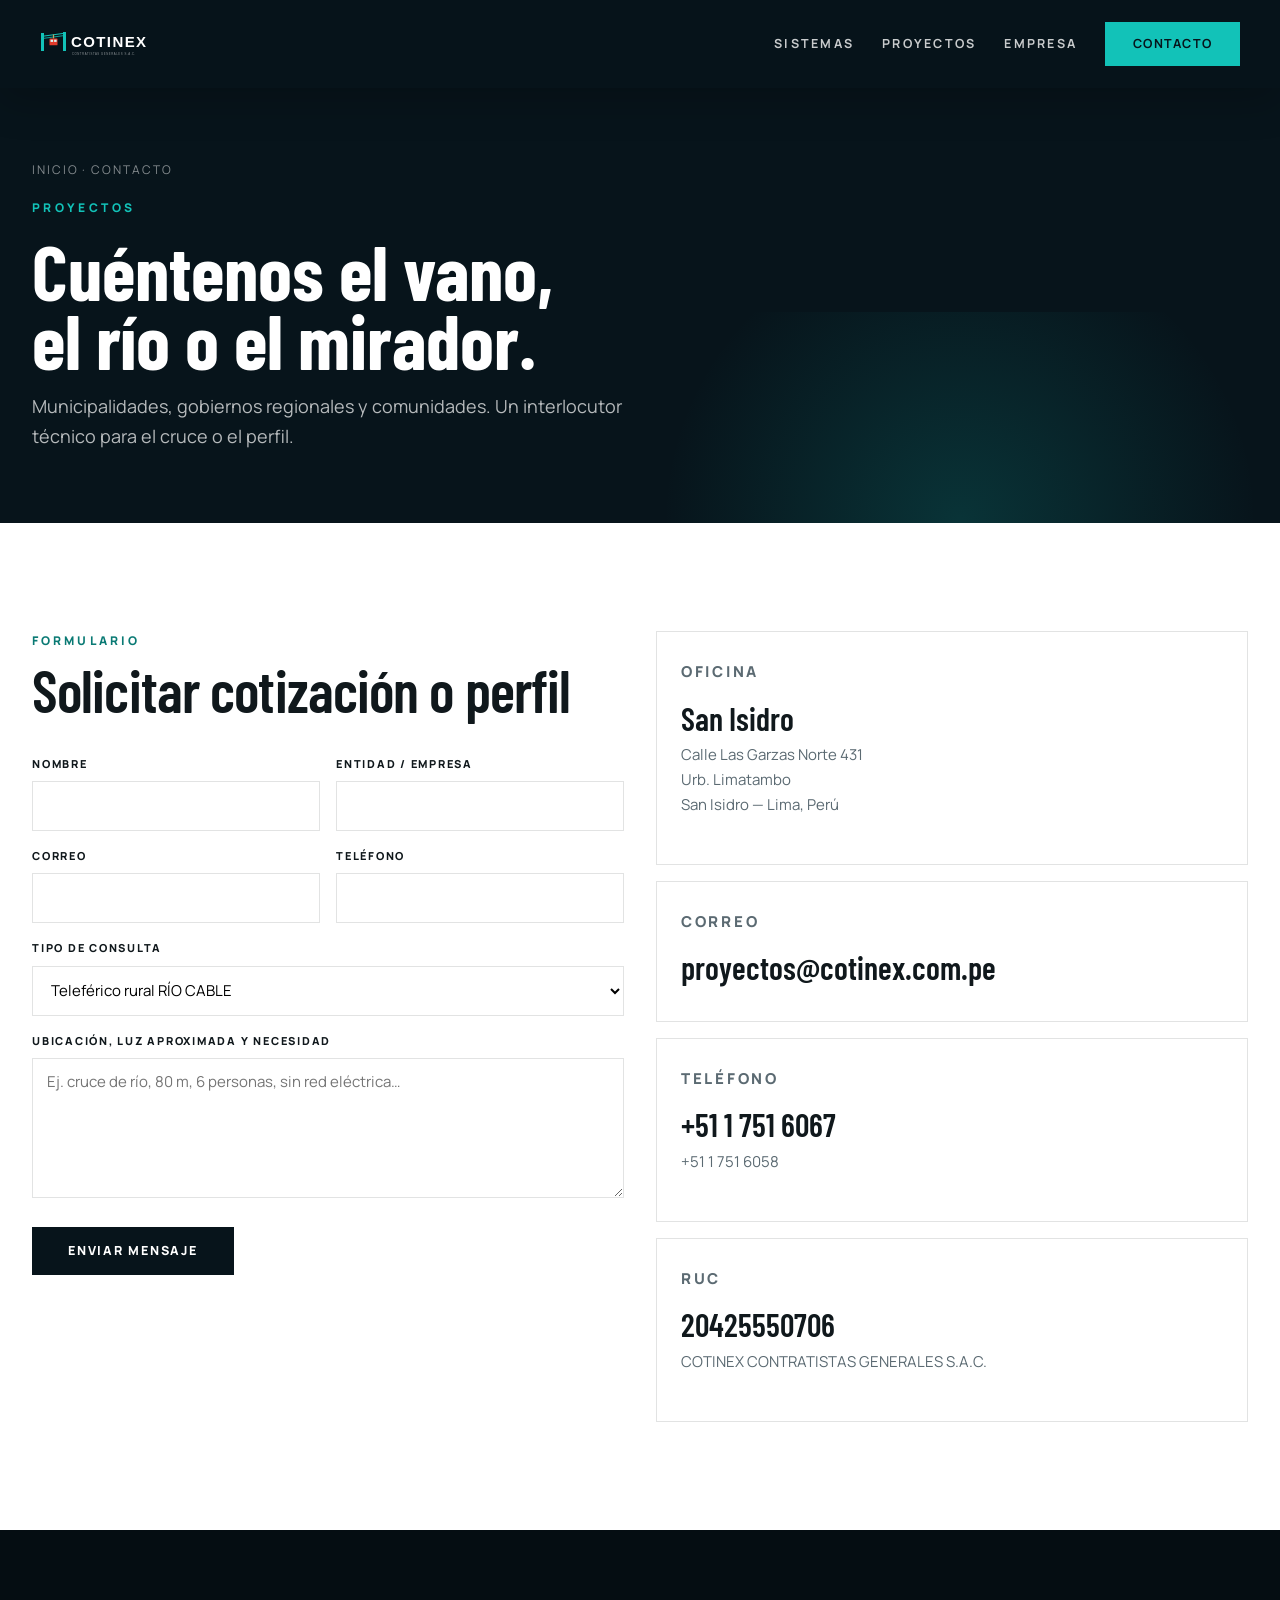
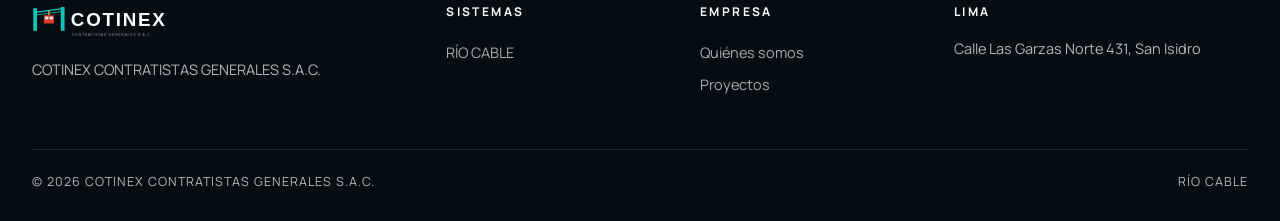
<file: contacto.html>
﻿<!DOCTYPE html>
<html lang="es">
<head>
  <meta charset="utf-8">
  <meta name="viewport" content="width=device-width, initial-scale=1">
  <title>Contacto | COTINEX</title>
  <meta property="og:image" content="https://cotinex.com.pe/images/og-teleferico-rojo.jpg">
  <meta name="twitter:card" content="summary_large_image">
  <meta name="description" content="Cotice un teleférico rural RÍO CABLE o un perfil de proyecto turístico. COTINEX, San Isidro, Lima. proyectos@cotinex.com.pe · +51 1 751 6067.">
  <meta name="theme-color" content="#07141B">
  <link rel="icon" href="images/favicon.svg" type="image/svg+xml">
  <link rel="preconnect" href="https://fonts.googleapis.com">
  <link rel="preconnect" href="https://fonts.gstatic.com" crossorigin>
  <link href="https://fonts.googleapis.com/css2?family=Barlow+Condensed:wght@500;600;700&family=Manrope:wght@400;500;600;700;800&display=swap" rel="stylesheet">
  <link rel="stylesheet" href="css/main.css">
</head>
<body>
  <header class="nav is-solid" id="nav">
    <a class="nav__logo" href="index.html"><img src="images/logo-white.svg" alt="COTINEX"></a>
    <nav class="nav__links" id="menu">
      <a href="sistemas.html">Sistemas</a>
      <a href="proyectos.html">Proyectos</a>
      <a href="empresa.html">Empresa</a>
      <a class="btn btn--teal" href="contacto.html">Contacto</a>
    </nav>
    <button class="nav__toggle" aria-label="Abrir menú" aria-expanded="false"><span></span><span></span><span></span></button>
  </header>

  <section class="page-hero">
    <div class="wrap">
      <p class="breadcrumb"><a href="index.html">Inicio</a> · Contacto</p>
      <p class="kicker">Proyectos</p>
      <h1>Cuéntenos el vano, el río o el mirador.</h1>
      <p class="hero-sub">Municipalidades, gobiernos regionales y comunidades. Un interlocutor técnico para el cruce o el perfil.</p>
    </div>
  </section>

  <main class="section section--white">
    <div class="wrap grid-2">
      <div>
        <p class="overline">Formulario</p>
        <h2 style="margin:0 0 22px">Solicitar cotización o perfil</h2>
        <form name="contacto" method="POST" netlify netlify-honeypot="bot-field" action="/gracias.html">
          <input type="hidden" name="form-name" value="contacto">
          <p hidden><label>No llenar <input name="bot-field"></label></p>
          <div class="form-grid">
            <div>
              <label for="nombre">Nombre</label>
              <input id="nombre" name="nombre" required autocomplete="name">
            </div>
            <div>
              <label for="entidad">Entidad / empresa</label>
              <input id="entidad" name="entidad" autocomplete="organization">
            </div>
          </div>
          <div class="form-grid">
            <div>
              <label for="email">Correo</label>
              <input id="email" name="email" type="email" required autocomplete="email">
            </div>
            <div>
              <label for="telefono">Teléfono</label>
              <input id="telefono" name="telefono" type="tel" autocomplete="tel">
            </div>
          </div>
          <div>
            <label for="tipo">Tipo de consulta</label>
            <select id="tipo" name="tipo">
              <option>Teleférico rural RÍO CABLE</option>
              <option>Perfil de proyecto turístico</option>
              <option>Tracción manual / pedal</option>
              <option>Energía solar</option>
              <option>Red eléctrica</option>
              <option>Sistema &gt; 200 m</option>
              <option>Otro</option>
            </select>
          </div>
          <div>
            <label for="mensaje">Ubicación, luz aproximada y necesidad</label>
            <textarea id="mensaje" name="mensaje" required placeholder="Ej. cruce de río, 80 m, 6 personas, sin red eléctrica…"></textarea>
          </div>
          <p style="margin-top:22px"><button class="btn btn--dark" type="submit">Enviar mensaje</button></p>
        </form>
      </div>
      <aside>
        <article class="card" style="margin-bottom:16px">
          <p class="card__code">Oficina</p>
          <h3>San Isidro</h3>
          <p>Calle Las Garzas Norte 431<br>Urb. Limatambo<br>San Isidro — Lima, Perú</p>
        </article>
        <article class="card" style="margin-bottom:16px">
          <p class="card__code">Correo</p>
          <h3><a href="mailto:proyectos@cotinex.com.pe">proyectos@cotinex.com.pe</a></h3>
        </article>
        <article class="card" style="margin-bottom:16px">
          <p class="card__code">Teléfono</p>
          <h3>+51 1 751 6067</h3>
          <p>+51 1 751 6058</p>
        </article>
        <article class="card">
          <p class="card__code">RUC</p>
          <h3>20425550706</h3>
          <p>COTINEX CONTRATISTAS GENERALES S.A.C.</p>
        </article>
      </aside>
    </div>
  </main>

  <footer class="footer">
    <div class="wrap">
      <div class="footer__grid">
        <div>
          <img src="images/logo-white.svg" alt="COTINEX" style="height:40px;width:auto;margin-bottom:16px">
          <p>COTINEX CONTRATISTAS GENERALES S.A.C.</p>
        </div>
        <div>
          <h4>Sistemas</h4>
          <a href="sistemas.html">RÍO CABLE</a>
        </div>
        <div>
          <h4>Empresa</h4>
          <a href="empresa.html">Quiénes somos</a>
          <a href="proyectos.html">Proyectos</a>
        </div>
        <div>
          <h4>Lima</h4>
          <p>Calle Las Garzas Norte 431, San Isidro</p>
        </div>
      </div>
      <div class="footer__copy">
        <span>© <span data-year></span> COTINEX CONTRATISTAS GENERALES S.A.C.</span>
        <span>RÍO CABLE</span>
      </div>
    </div>
  </footer>
  <script src="js/main.js"></script>
</body>
</html>
</file>
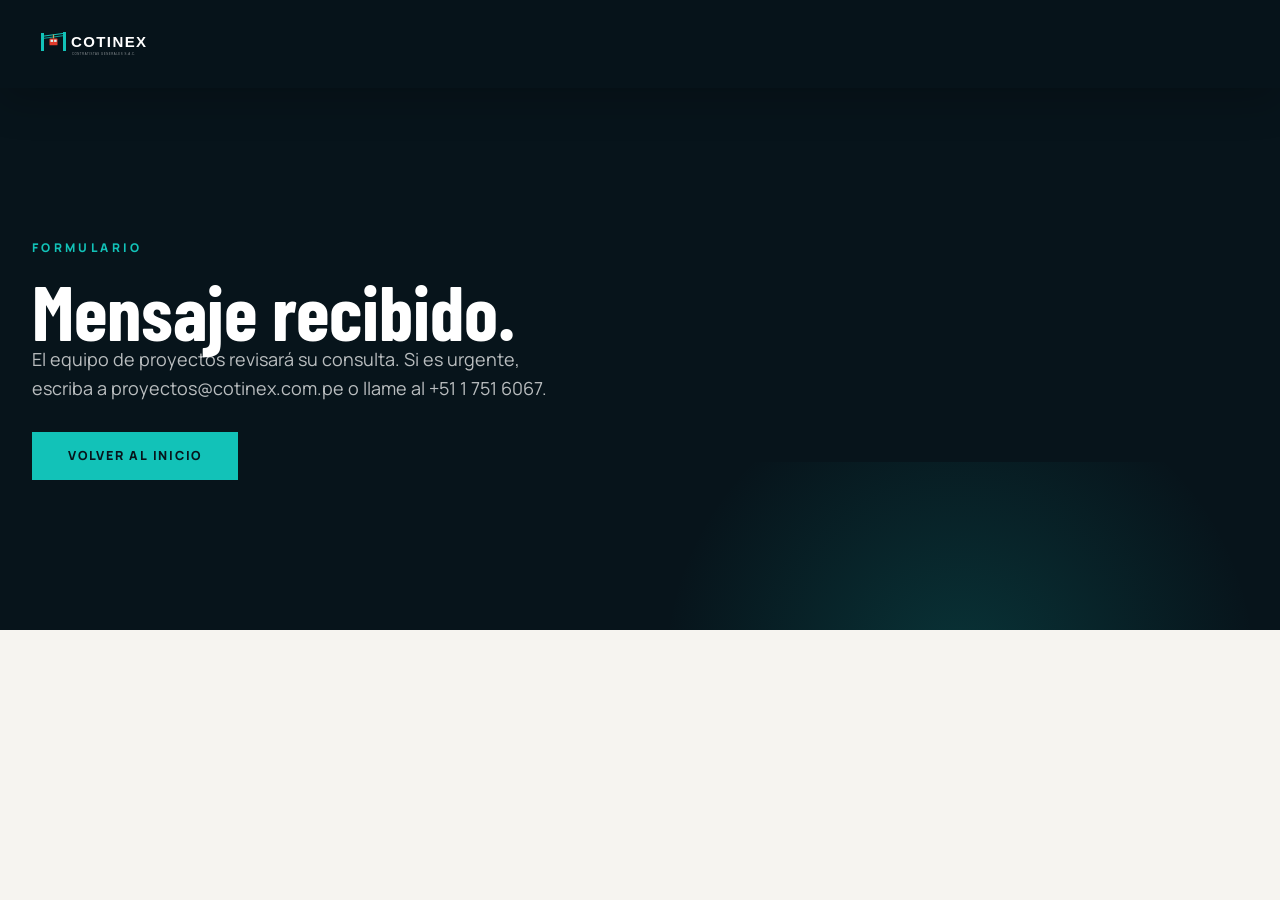
<file: gracias.html>
﻿<!DOCTYPE html>
<html lang="es">
<head>
  <meta charset="utf-8">
  <meta name="viewport" content="width=device-width, initial-scale=1">
  <title>Mensaje enviado | COTINEX</title>
  <link rel="icon" href="images/favicon.svg" type="image/svg+xml">
  <link href="https://fonts.googleapis.com/css2?family=Barlow+Condensed:wght@600&family=Manrope:wght@500;700&display=swap" rel="stylesheet">
  <link rel="stylesheet" href="css/main.css">
</head>
<body>
  <header class="nav is-solid" id="nav">
    <a class="nav__logo" href="index.html"><img src="images/logo-white.svg" alt="COTINEX"></a>
  </header>
  <section class="page-hero" style="min-height:70vh;display:flex;align-items:center">
    <div class="wrap">
      <p class="kicker">Formulario</p>
      <h1>Mensaje recibido.</h1>
      <p style="max-width:48ch;color:rgba(255,255,255,.72);font-size:18px">El equipo de proyectos revisará su consulta. Si es urgente, escriba a proyectos@cotinex.com.pe o llame al +51 1 751 6067.</p>
      <p style="margin-top:28px"><a class="btn btn--teal" href="index.html">Volver al inicio</a></p>
    </div>
  </section>
  <script src="js/main.js"></script>
</body>
</html>
</file>
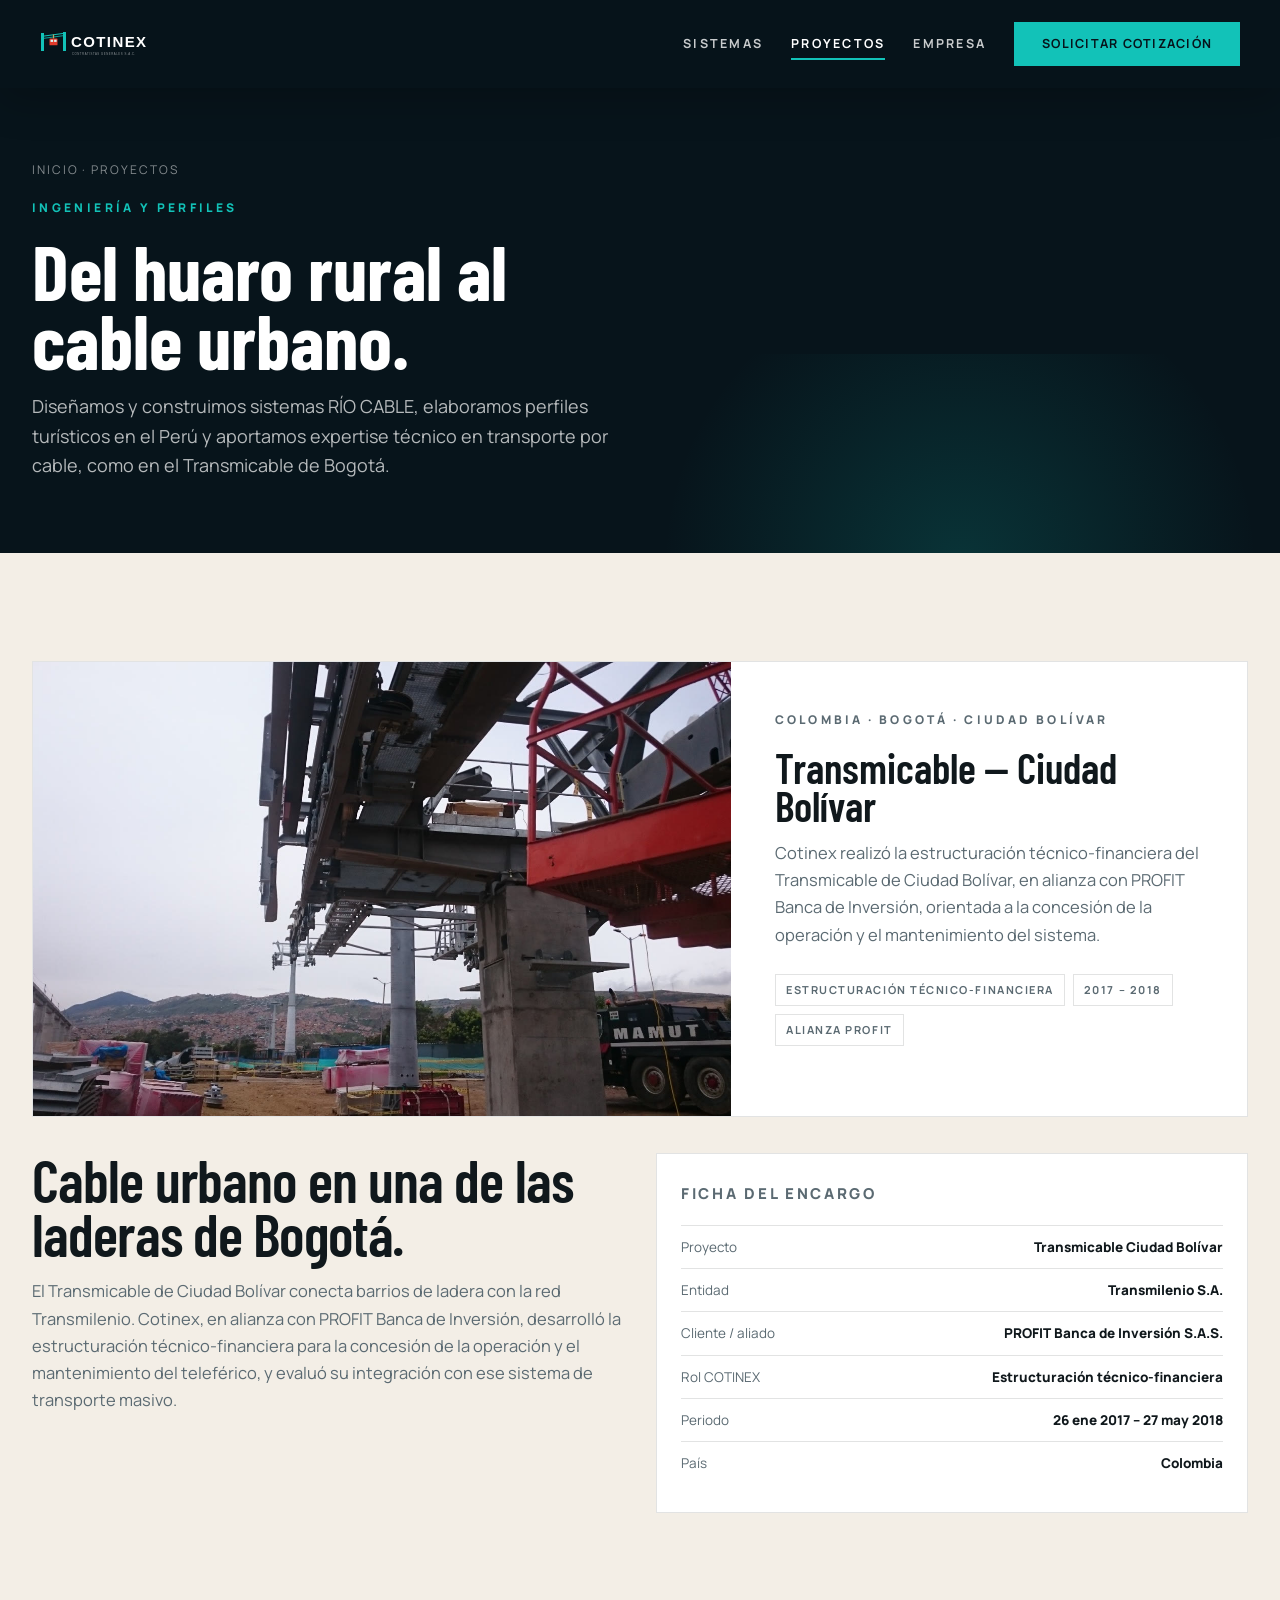
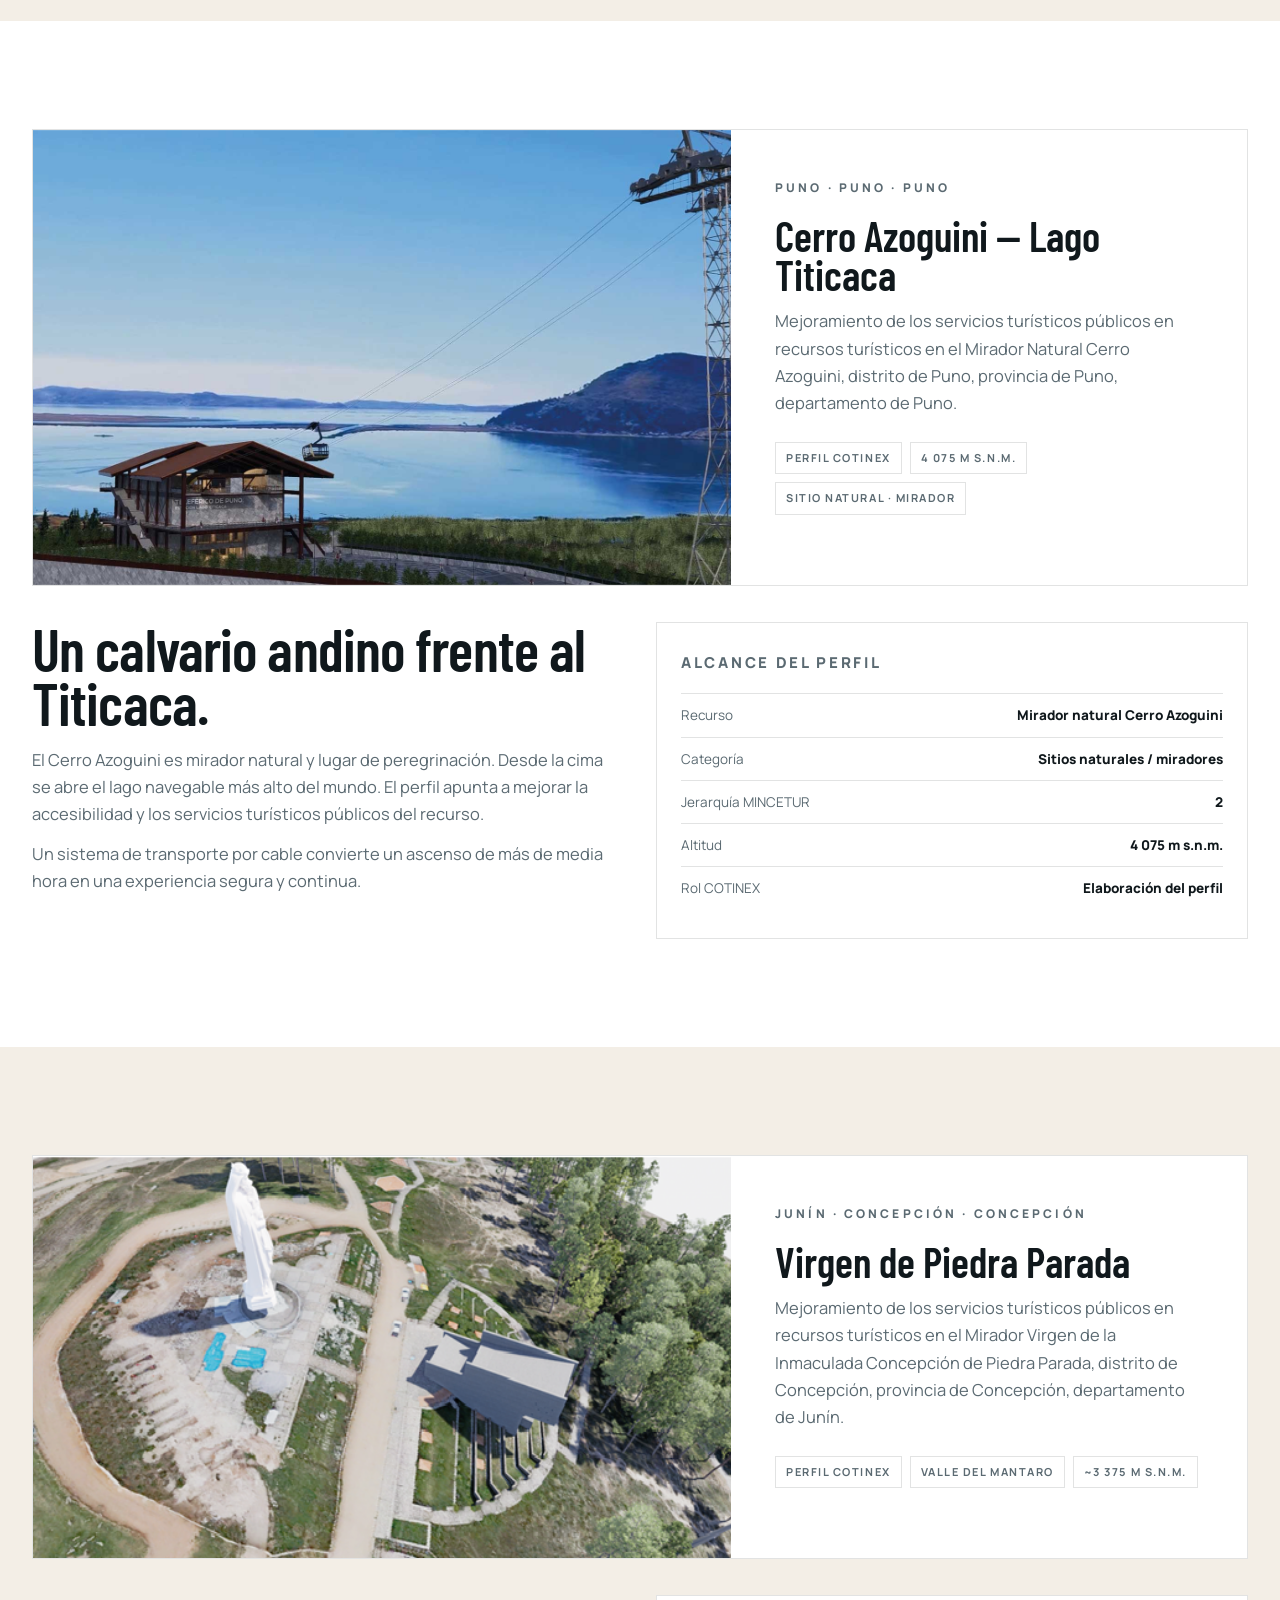
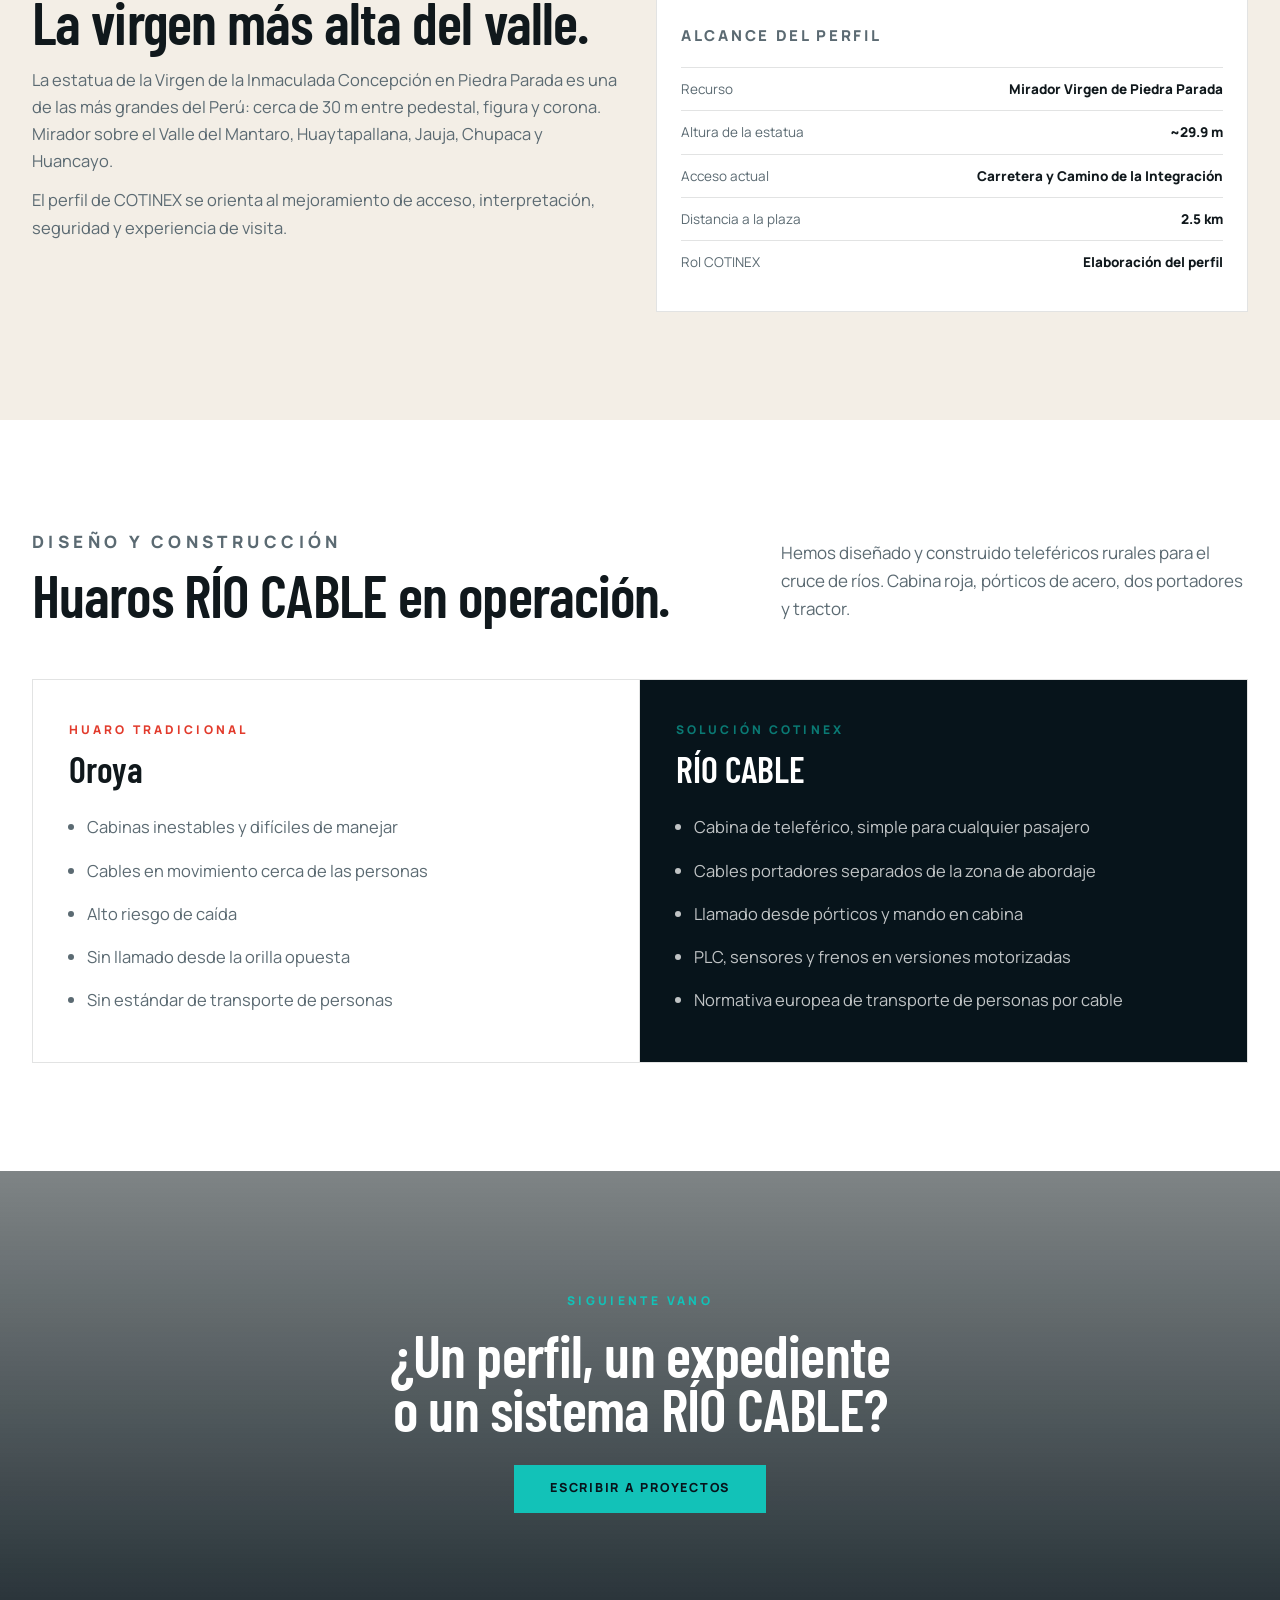
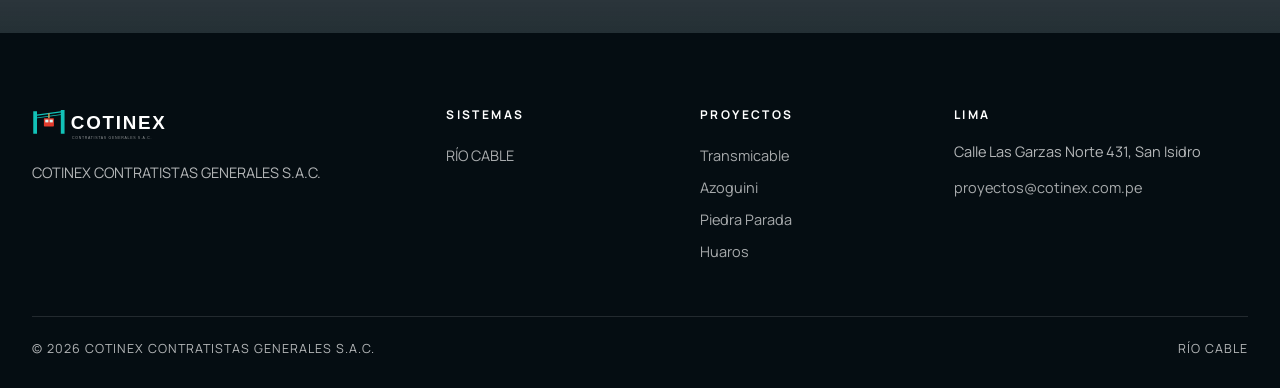
<file: proyectos.html>
﻿<!DOCTYPE html>
<html lang="es">
<head>
  <meta charset="utf-8">
  <meta name="viewport" content="width=device-width, initial-scale=1">
  <title>Proyectos | COTINEX Teleféricos Rurales</title>
  <meta property="og:image" content="https://cotinex.com.pe/images/og-teleferico-rojo.jpg">
  <meta name="twitter:card" content="summary_large_image">
  <meta name="description" content="COTINEX: proyectos RÍO CABLE y perfiles en Perú, más experiencia técnica en el Transmicable de Ciudad Bolívar (Bogotá, Colombia).">
  <meta name="theme-color" content="#07141B">
  <link rel="icon" href="images/favicon.svg" type="image/svg+xml">
  <link rel="preconnect" href="https://fonts.googleapis.com">
  <link rel="preconnect" href="https://fonts.gstatic.com" crossorigin>
  <link href="https://fonts.googleapis.com/css2?family=Barlow+Condensed:wght@500;600;700&family=Manrope:wght@400;500;600;700;800&display=swap" rel="stylesheet">
  <link rel="stylesheet" href="css/main.css">
</head>
<body>
  <header class="nav is-solid" id="nav">
    <a class="nav__logo" href="index.html"><img src="images/logo-white.svg" alt="COTINEX"></a>
    <nav class="nav__links" id="menu">
      <a href="sistemas.html">Sistemas</a>
      <a class="is-active" href="proyectos.html">Proyectos</a>
      <a href="empresa.html">Empresa</a>
      <a class="btn btn--teal" href="contacto.html">Solicitar cotización</a>
    </nav>
    <button class="nav__toggle" aria-label="Abrir menú" aria-expanded="false"><span></span><span></span><span></span></button>
  </header>

  <section class="page-hero">
    <div class="wrap">
      <p class="breadcrumb"><a href="index.html">Inicio</a> · Proyectos</p>
      <p class="kicker">Ingeniería y perfiles</p>
      <h1>Del huaro rural al cable urbano.</h1>
      <p class="hero-sub">Diseñamos y construimos sistemas RÍO CABLE, elaboramos perfiles turísticos en el Perú y aportamos expertise técnico en transporte por cable, como en el Transmicable de Bogotá.</p>
    </div>
  </section>

  <main>

    <section class="section section--sand" id="transmicable">
      <div class="wrap">
        <article class="project" style="margin:0">
          <div class="project__media">
            <img src="images/transmicable-bogota.jpg" alt="Montaje de estación Transmicable en Ciudad Bolívar, Bogotá" width="1600" height="1000">
          </div>
          <div class="project__body">
            <p class="overline">Colombia · Bogotá · Ciudad Bolívar</p>
            <h3>Transmicable — Ciudad Bolívar</h3>
            <p>Cotinex realizó la estructuración técnico-financiera del Transmicable de Ciudad Bolívar, en alianza con PROFIT Banca de Inversión, orientada a la concesión de la operación y el mantenimiento del sistema.</p>
            <div class="meta-row">
              <span>Estructuración técnico-financiera</span>
              <span>2017 – 2018</span>
              <span>Alianza PROFIT</span>
            </div>
          </div>
        </article>
        <div class="grid-2" style="margin-top:36px">
          <div>
            <h2>Cable urbano en una de las laderas de Bogotá.</h2>
            <p style="margin-top:16px;color:var(--muted)">El Transmicable de Ciudad Bolívar conecta barrios de ladera con la red Transmilenio. Cotinex, en alianza con PROFIT Banca de Inversión, desarrolló la estructuración técnico-financiera para la concesión de la operación y el mantenimiento del teleférico, y evaluó su integración con ese sistema de transporte masivo.</p>
          </div>
          <article class="card">
            <p class="card__code">Ficha del encargo</p>
            <div class="spec"><span>Proyecto</span><b>Transmicable Ciudad Bolívar</b></div>
            <div class="spec"><span>Entidad</span><b>Transmilenio S.A.</b></div>
            <div class="spec"><span>Cliente / aliado</span><b>PROFIT Banca de Inversión S.A.S.</b></div>
            <div class="spec"><span>Rol COTINEX</span><b>Estructuración técnico-financiera</b></div>
            <div class="spec"><span>Periodo</span><b>26 ene 2017 – 27 may 2018</b></div>
            <div class="spec"><span>País</span><b>Colombia</b></div>
          </article>
        </div>
      </div>
    </section>

    <section class="section section--white" id="azoguini">
      <div class="wrap">
        <article class="project" style="margin:0">
          <div class="project__media">
            <img src="images/azoguini.svg" alt="Altiplano y Lago Titicaca, Puno" width="1600" height="1000">
          </div>
          <div class="project__body">
            <p class="overline">Puno · Puno · Puno</p>
            <h3>Cerro Azoguini — Lago Titicaca</h3>
            <p>Mejoramiento de los servicios turísticos públicos en recursos turísticos en el Mirador Natural Cerro Azoguini, distrito de Puno, provincia de Puno, departamento de Puno.</p>
            <div class="meta-row">
              <span>Perfil COTINEX</span>
              <span>4 075 m s.n.m.</span>
              <span>Sitio natural · mirador</span>
            </div>
          </div>
        </article>
        <div class="grid-2" style="margin-top:36px">
          <div>
            <h2>Un calvario andino frente al Titicaca.</h2>
            <p style="margin-top:16px;color:var(--muted)">El Cerro Azoguini es mirador natural y lugar de peregrinación. Desde la cima se abre el lago navegable más alto del mundo. El perfil apunta a mejorar la accesibilidad y los servicios turísticos públicos del recurso.</p>
            <p style="margin-top:12px;color:var(--muted)">Un sistema de transporte por cable convierte un ascenso de más de media hora en una experiencia segura y continua.</p>
          </div>
          <article class="card">
            <p class="card__code">Alcance del perfil</p>
            <div class="spec"><span>Recurso</span><b>Mirador natural Cerro Azoguini</b></div>
            <div class="spec"><span>Categoría</span><b>Sitios naturales / miradores</b></div>
            <div class="spec"><span>Jerarquía MINCETUR</span><b>2</b></div>
            <div class="spec"><span>Altitud</span><b>4 075 m s.n.m.</b></div>
            <div class="spec"><span>Rol COTINEX</span><b>Elaboración del perfil</b></div>
          </article>
        </div>
      </div>
    </section>

    <section class="section section--sand" id="piedra-parada">
      <div class="wrap">
        <article class="project" style="margin:0">
          <div class="project__media">
            <img src="images/junin.svg" alt="Cordillera y valle andino, Junín" width="1600" height="1000">
          </div>
          <div class="project__body">
            <p class="overline">Junín · Concepción · Concepción</p>
            <h3>Virgen de Piedra Parada</h3>
            <p>Mejoramiento de los servicios turísticos públicos en recursos turísticos en el Mirador Virgen de la Inmaculada Concepción de Piedra Parada, distrito de Concepción, provincia de Concepción, departamento de Junín.</p>
            <div class="meta-row">
              <span>Perfil COTINEX</span>
              <span>Valle del Mantaro</span>
              <span>~3 375 m s.n.m.</span>
            </div>
          </div>
        </article>
        <div class="grid-2" style="margin-top:36px">
          <div>
            <h2>La virgen más alta del valle.</h2>
            <p style="margin-top:16px;color:var(--muted)">La estatua de la Virgen de la Inmaculada Concepción en Piedra Parada es una de las más grandes del Perú: cerca de 30 m entre pedestal, figura y corona. Mirador sobre el Valle del Mantaro, Huaytapallana, Jauja, Chupaca y Huancayo.</p>
            <p style="margin-top:12px;color:var(--muted)">El perfil de COTINEX se orienta al mejoramiento de acceso, interpretación, seguridad y experiencia de visita.</p>
          </div>
          <article class="card">
            <p class="card__code">Alcance del perfil</p>
            <div class="spec"><span>Recurso</span><b>Mirador Virgen de Piedra Parada</b></div>
            <div class="spec"><span>Altura de la estatua</span><b>~29.9 m</b></div>
            <div class="spec"><span>Acceso actual</span><b>Carretera y Camino de la Integración</b></div>
            <div class="spec"><span>Distancia a la plaza</span><b>2.5 km</b></div>
            <div class="spec"><span>Rol COTINEX</span><b>Elaboración del perfil</b></div>
          </article>
        </div>
      </div>
    </section>

    <section class="section section--white" id="huaros">
      <div class="wrap">
        <div class="sec-head">
          <div>
            <p class="overline">Diseño y construcción</p>
            <h2>Huaros RÍO CABLE en operación.</h2>
          </div>
          <p>Hemos diseñado y construido teleféricos rurales para el cruce de ríos. Cabina roja, pórticos de acero, dos portadores y tractor.</p>
        </div>
        <div class="compare inview">
          <article>
            <p class="overline" style="color:var(--red)">Huaro tradicional</p>
            <h3>Oroya</h3>
            <ul>
              <li>Cabinas inestables y difíciles de manejar</li>
              <li>Cables en movimiento cerca de las personas</li>
              <li>Alto riesgo de caída</li>
              <li>Sin llamado desde la orilla opuesta</li>
              <li>Sin estándar de transporte de personas</li>
            </ul>
          </article>
          <article>
            <p class="overline">Solución COTINEX</p>
            <h3>RÍO CABLE</h3>
            <ul>
              <li>Cabina de teleférico, simple para cualquier pasajero</li>
              <li>Cables portadores separados de la zona de abordaje</li>
              <li>Llamado desde pórticos y mando en cabina</li>
              <li>PLC, sensores y frenos en versiones motorizadas</li>
              <li>Normativa europea de transporte de personas por cable</li>
            </ul>
          </article>
        </div>
      </div>
    </section>

    <section class="cta">
      <div class="wrap">
        <p class="kicker">Siguiente vano</p>
        <h2>¿Un perfil, un expediente<br>o un sistema RÍO CABLE?</h2>
        <a class="btn btn--teal" href="contacto.html">Escribir a proyectos</a>
      </div>
    </section>
  </main>

  <footer class="footer">
    <div class="wrap">
      <div class="footer__grid">
        <div>
          <img src="images/logo-white.svg" alt="COTINEX" style="height:40px;width:auto;margin-bottom:16px">
          <p>COTINEX CONTRATISTAS GENERALES S.A.C.</p>
        </div>
        <div>
          <h4>Sistemas</h4>
          <a href="sistemas.html">RÍO CABLE</a>
        </div>
        <div>
          <h4>Proyectos</h4>
          <a href="#transmicable">Transmicable</a>
          <a href="#azoguini">Azoguini</a>
          <a href="#piedra-parada">Piedra Parada</a>
          <a href="#huaros">Huaros</a>
        </div>
        <div>
          <h4>Lima</h4>
          <p>Calle Las Garzas Norte 431, San Isidro</p>
          <p><a href="mailto:proyectos@cotinex.com.pe">proyectos@cotinex.com.pe</a></p>
        </div>
      </div>
      <div class="footer__copy">
        <span>© <span data-year></span> COTINEX CONTRATISTAS GENERALES S.A.C.</span>
        <span>RÍO CABLE</span>
      </div>
    </div>
  </footer>
  <script src="js/main.js"></script>
</body>
</html>
</file>
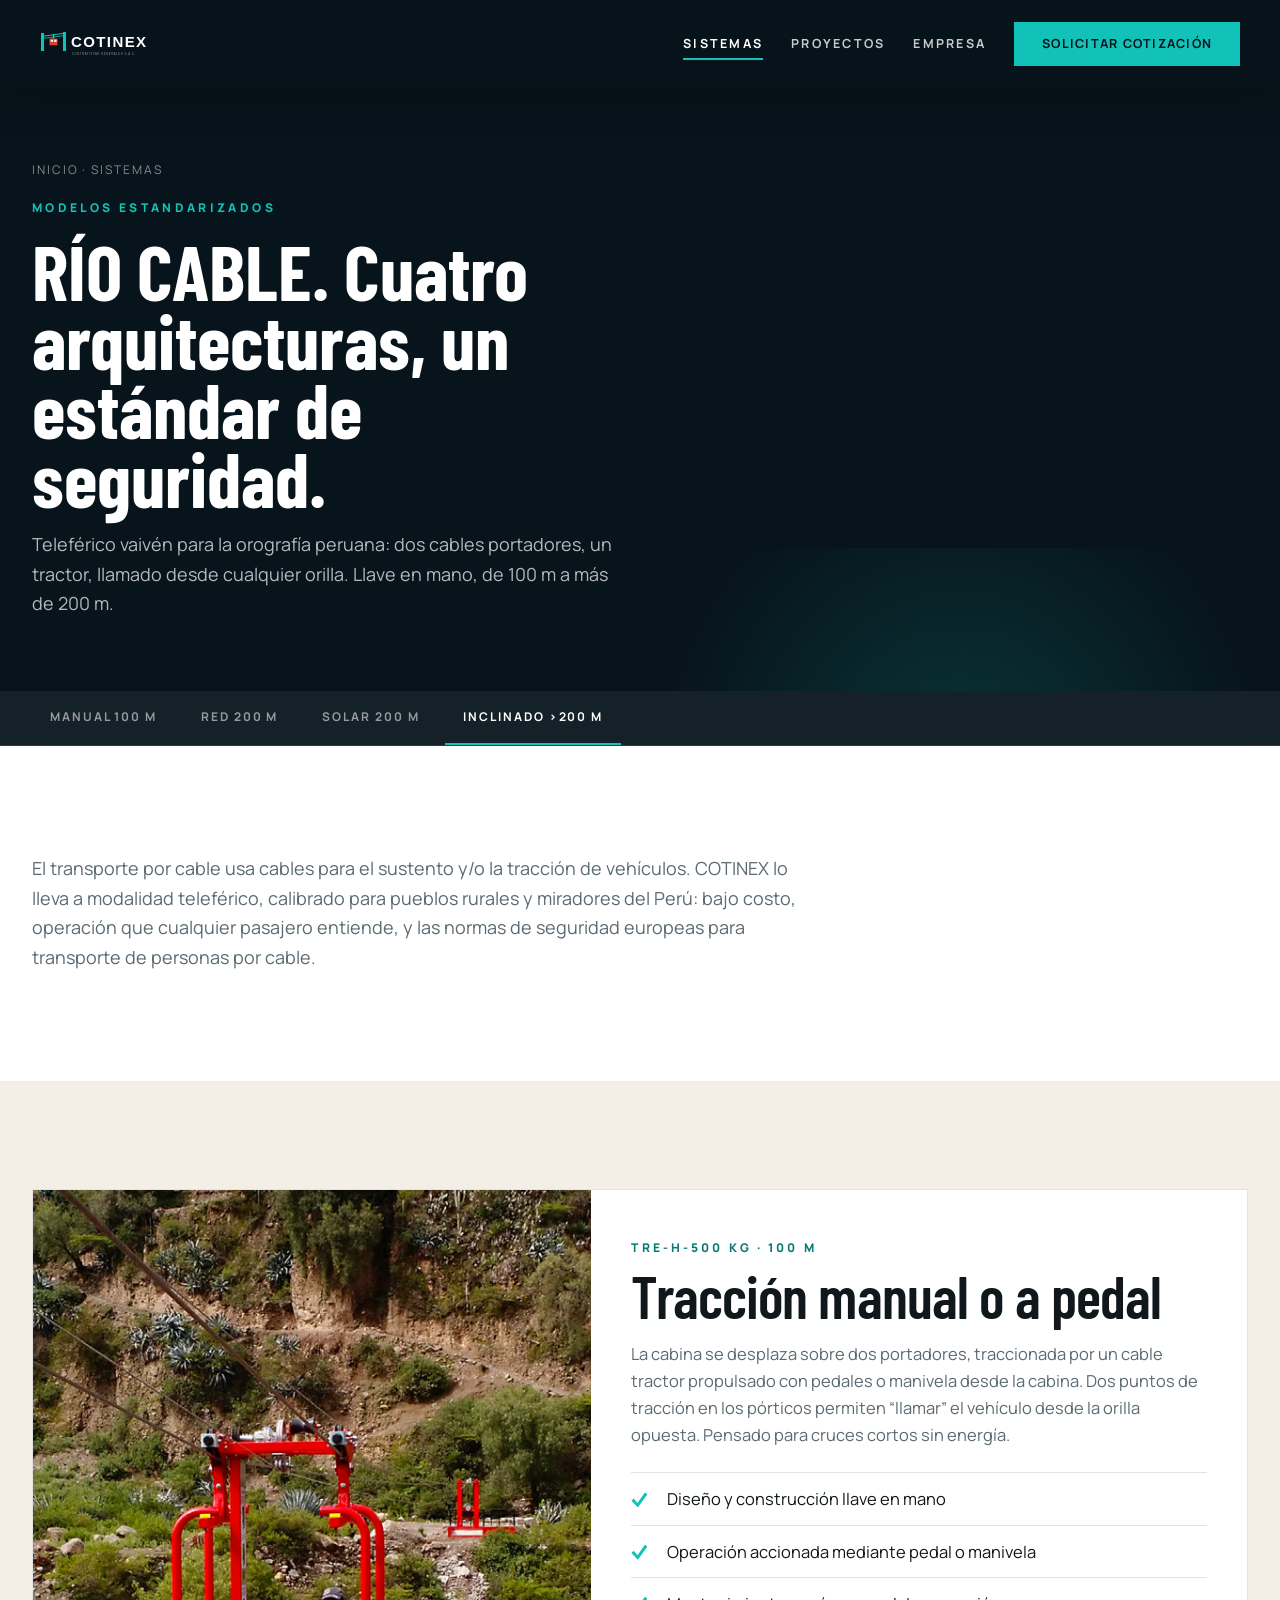
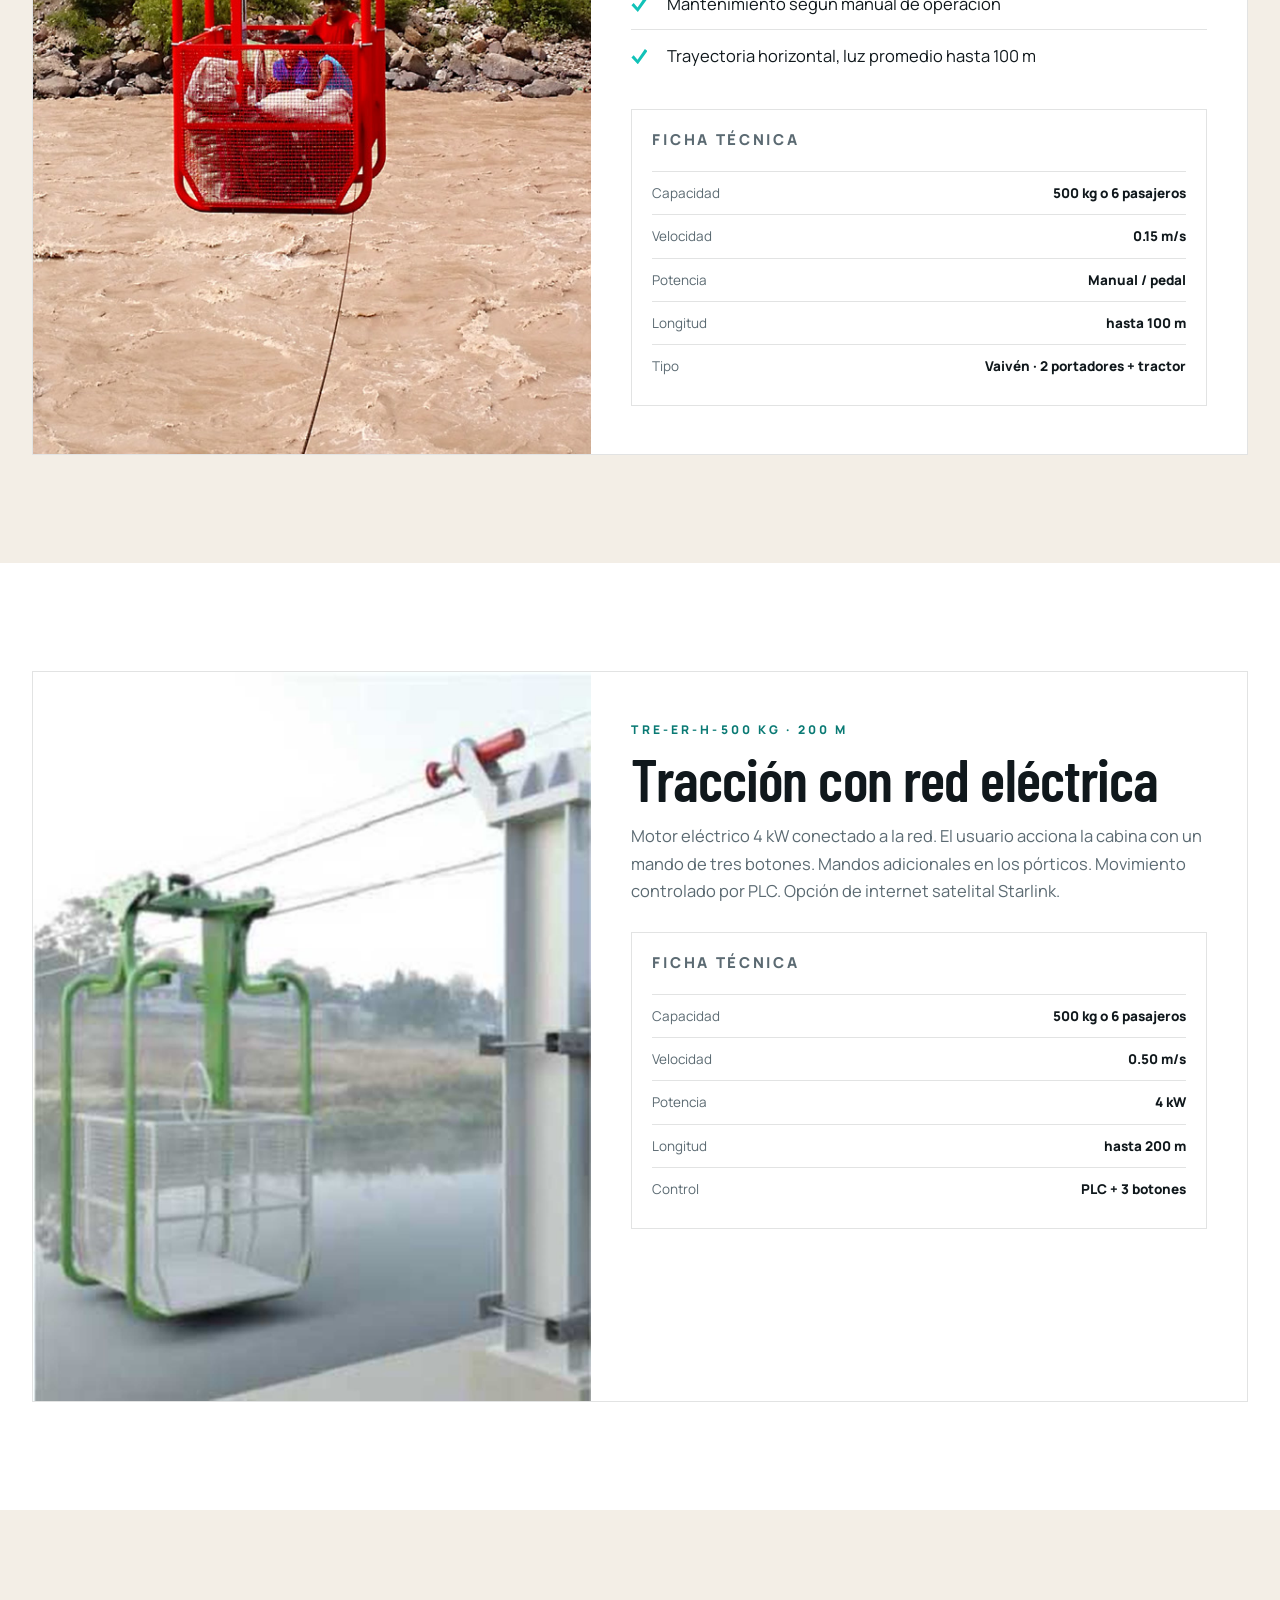
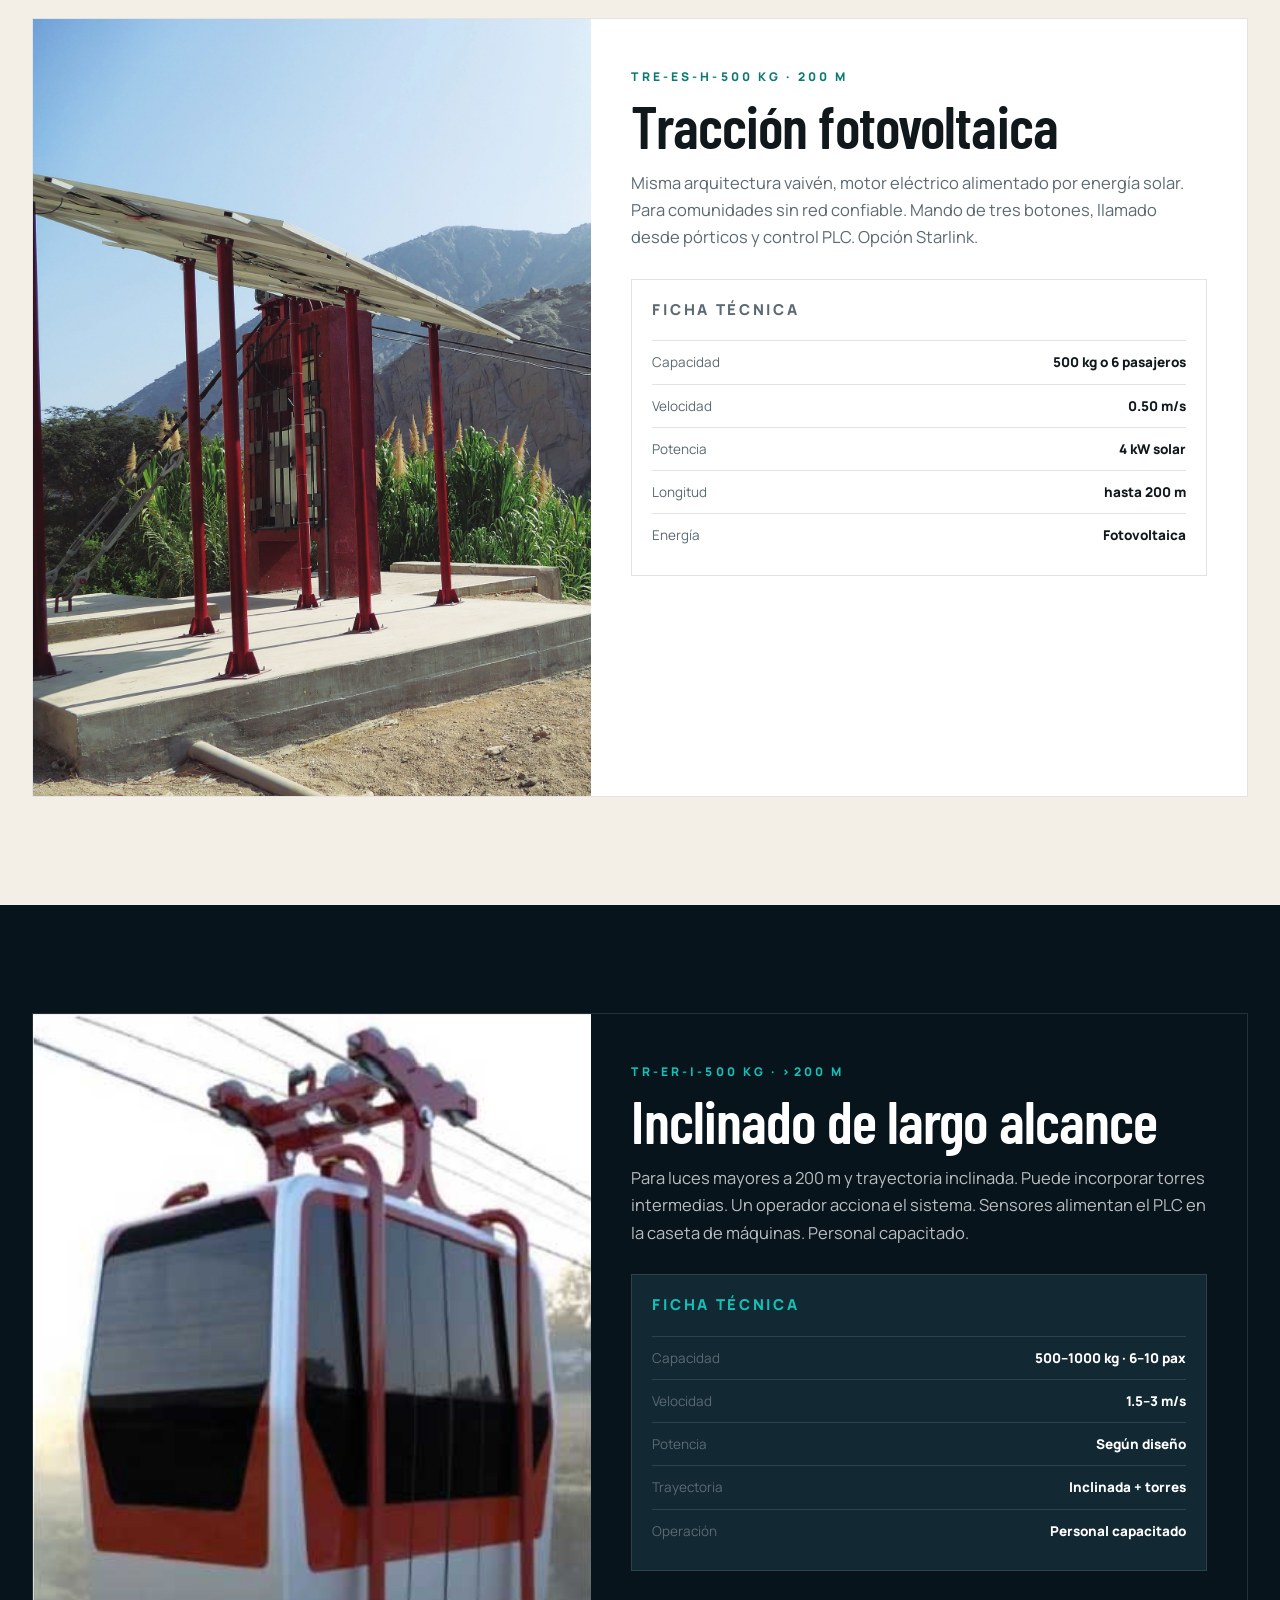
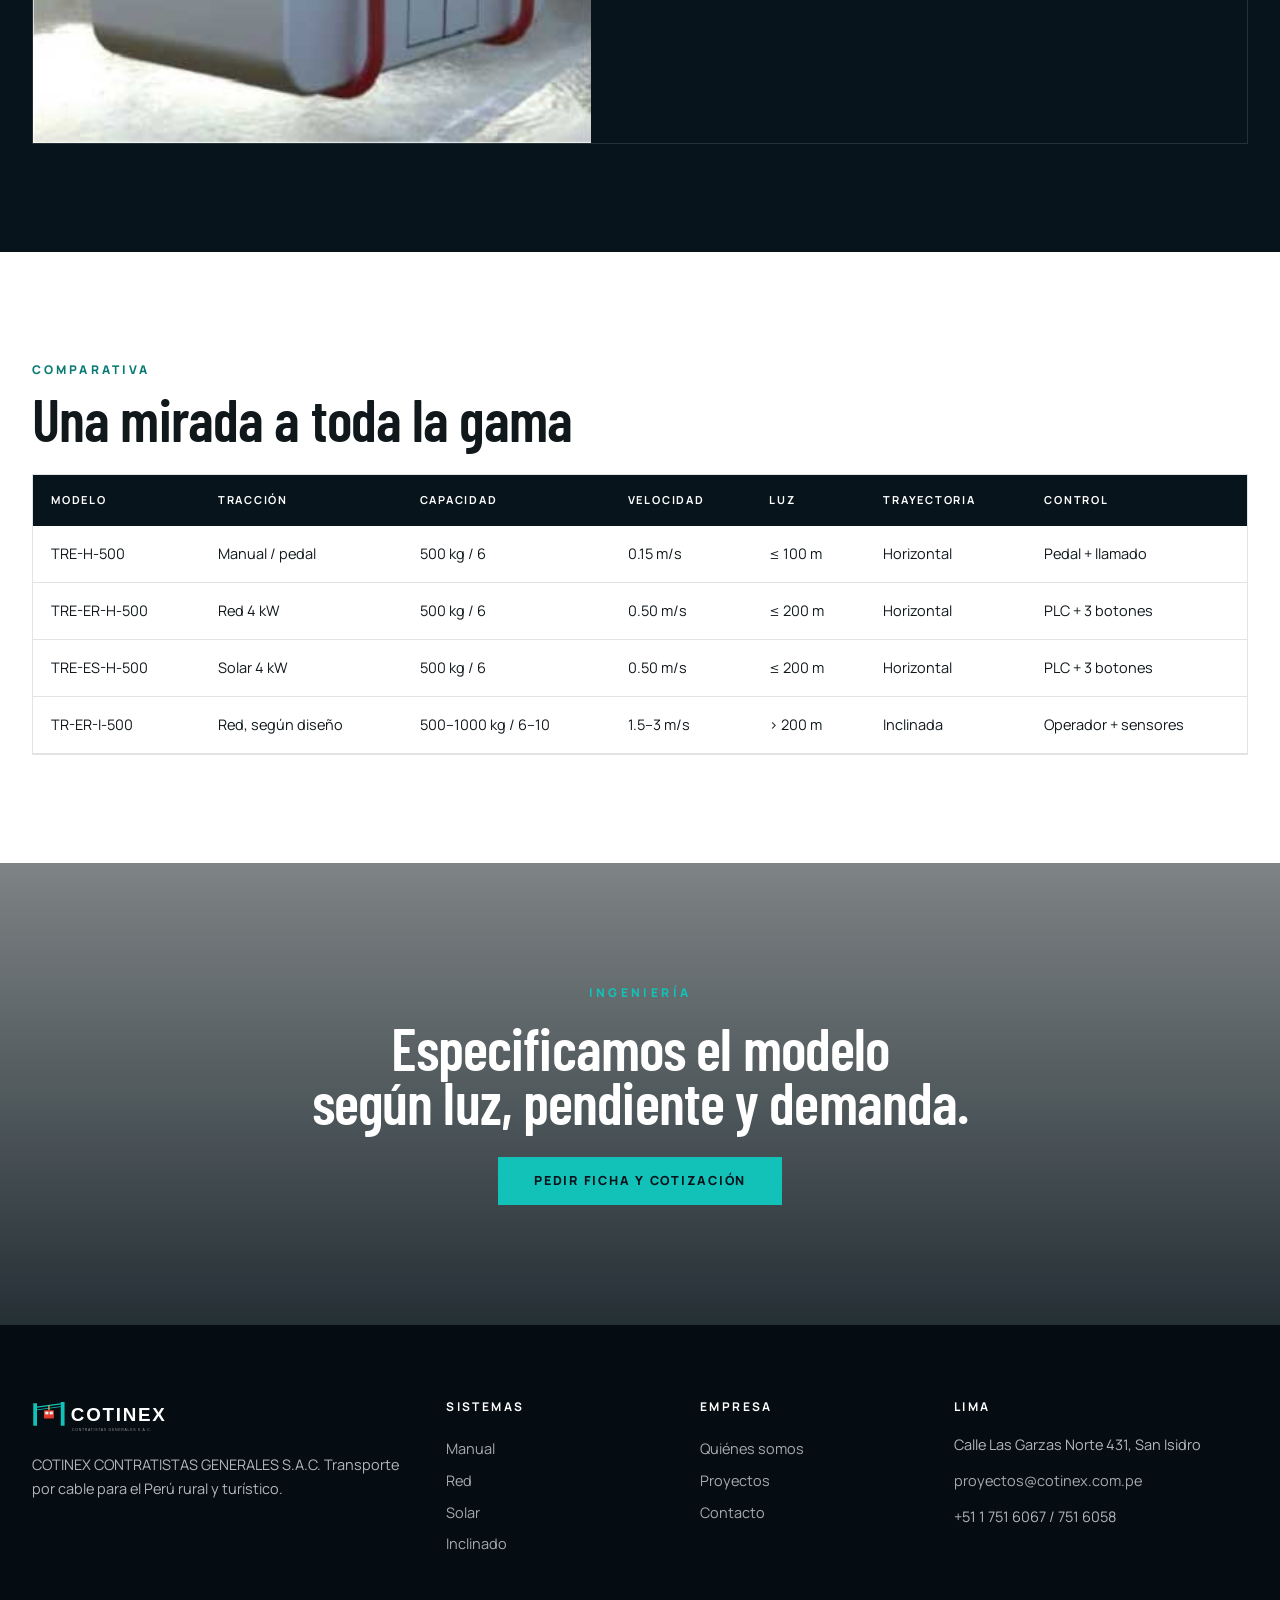
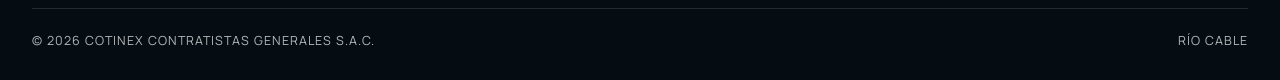
<file: sistemas.html>
<!DOCTYPE html>
<html lang="es">
<head>
  <meta charset="utf-8">
  <meta name="viewport" content="width=device-width, initial-scale=1">
  <title>Sistemas RÍO CABLE | COTINEX</title>
  <meta property="og:image" content="https://cotinex.com.pe/images/og-teleferico-rojo.jpg">
  <meta name="twitter:card" content="summary_large_image">
  <meta name="description" content="Gama estandarizada COTINEX: tracción manual, solar, red eléctrica e inclinada mayor a 200 m. Teleférico vaivén 500–1000 kg, normativa europea.">
  <meta name="theme-color" content="#07141B">
  <link rel="icon" href="images/favicon.svg" type="image/svg+xml">
  <link rel="preconnect" href="https://fonts.googleapis.com">
  <link rel="preconnect" href="https://fonts.gstatic.com" crossorigin>
  <link href="https://fonts.googleapis.com/css2?family=Barlow+Condensed:wght@500;600;700&family=Manrope:wght@400;500;600;700;800&display=swap" rel="stylesheet">
  <link rel="stylesheet" href="css/main.css">
</head>
<body>
  <a class="skip" href="#contenido">Saltar al contenido</a>
  <header class="nav is-solid" id="nav">
    <a class="nav__logo" href="index.html"><img src="images/logo-white.svg" alt="COTINEX"></a>
    <nav class="nav__links" id="menu">
      <a class="is-active" href="sistemas.html">Sistemas</a>
      <a href="proyectos.html">Proyectos</a>
      <a href="empresa.html">Empresa</a>
      <a class="btn btn--teal" href="contacto.html">Solicitar cotización</a>
    </nav>
    <button class="nav__toggle" aria-label="Abrir menú" aria-expanded="false"><span></span><span></span><span></span></button>
  </header>

  <section class="page-hero">
    <div class="wrap">
      <p class="breadcrumb"><a href="index.html">Inicio</a> · Sistemas</p>
      <p class="kicker">Modelos estandarizados</p>
      <h1>RÍO CABLE. Cuatro arquitecturas, un estándar de seguridad.</h1>
      <p class="hero-sub">Teleférico vaivén para la orografía peruana: dos cables portadores, un tractor, llamado desde cualquier orilla. Llave en mano, de 100 m a más de 200 m.</p>
    </div>
  </section>

  <nav class="sys-nav" aria-label="Modelos">
    <div class="wrap">
      <a href="#manual">Manual 100 m</a>
      <a href="#red">Red 200 m</a>
      <a href="#solar">Solar 200 m</a>
      <a href="#inclinado">Inclinado &gt;200 m</a>
    </div>
  </nav>

  <main id="contenido">
    <section class="section section--white">
      <div class="wrap">
        <p class="lead">El transporte por cable usa cables para el sustento y/o la tracción de vehículos. COTINEX lo lleva a modalidad teleférico, calibrado para pueblos rurales y miradores del Perú: bajo costo, operación que cualquier pasajero entiende, y las normas de seguridad europeas para transporte de personas por cable.</p>
      </div>
    </section>

    <section class="section section--sand" id="manual">
      <div class="wrap">
        <article class="sys-block inview">
          <div class="sys-visual"><img src="images/sys-manual.jpg" alt="Huaro Cotinex cruzando río — catálogo pág. 16" width="1920" height="919" loading="lazy"></div>
          <div class="sys-block__body">
            <p class="overline">TRE-H-500 kg · 100 m</p>
            <h2>Tracción manual o a pedal</h2>
            <p style="margin:16px 0;color:var(--muted)">La cabina se desplaza sobre dos portadores, traccionada por un cable tractor propulsado con pedales o manivela desde la cabina. Dos puntos de tracción en los pórticos permiten “llamar” el vehículo desde la orilla opuesta. Pensado para cruces cortos sin energía.</p>
            <ul class="checklist">
              <li>Diseño y construcción llave en mano</li>
              <li>Operación accionada mediante pedal o manivela</li>
              <li>Mantenimiento según manual de operación</li>
              <li>Trayectoria horizontal, luz promedio hasta 100 m</li>
            </ul>
            <div class="card" style="margin-top:28px;padding:18px 20px">
              <p class="card__code">Ficha técnica</p>
              <div class="spec"><span>Capacidad</span><b>500 kg o 6 pasajeros</b></div>
              <div class="spec"><span>Velocidad</span><b>0.15 m/s</b></div>
              <div class="spec"><span>Potencia</span><b>Manual / pedal</b></div>
              <div class="spec"><span>Longitud</span><b>hasta 100 m</b></div>
              <div class="spec"><span>Tipo</span><b>Vaivén · 2 portadores + tractor</b></div>
            </div>
          </div>
        </article>
      </div>
    </section>

    <section class="section section--white" id="red">
      <div class="wrap">
        <article class="sys-block inview">
          <div class="sys-visual"><img src="images/sys-grid.jpg" alt="Tracción con red eléctrica — huaro motorizado" width="1280" height="1670" loading="lazy"></div>
          <div class="sys-block__body">
            <p class="overline">TRE-ER-H-500 kg · 200 m</p>
            <h2>Tracción con red eléctrica</h2>
            <p style="margin:16px 0;color:var(--muted)">Motor eléctrico 4 kW conectado a la red. El usuario acciona la cabina con un mando de tres botones. Mandos adicionales en los pórticos. Movimiento controlado por PLC. Opción de internet satelital Starlink.</p>
            <div class="card" style="margin-top:28px;padding:18px 20px">
              <p class="card__code">Ficha técnica</p>
              <div class="spec"><span>Capacidad</span><b>500 kg o 6 pasajeros</b></div>
              <div class="spec"><span>Velocidad</span><b>0.50 m/s</b></div>
              <div class="spec"><span>Potencia</span><b>4 kW</b></div>
              <div class="spec"><span>Longitud</span><b>hasta 200 m</b></div>
              <div class="spec"><span>Control</span><b>PLC + 3 botones</b></div>
            </div>
          </div>
        </article>
      </div>
    </section>

    <section class="section section--sand" id="solar">
      <div class="wrap">
        <article class="sys-block inview">
          <div class="sys-visual"><img src="images/sys-solar.jpg" alt="Estación con energía solar — catálogo pág. 12" width="1600" height="2133" loading="lazy"></div>
          <div class="sys-block__body">
            <p class="overline">TRE-ES-H-500 kg · 200 m</p>
            <h2>Tracción fotovoltaica</h2>
            <p style="margin:16px 0;color:var(--muted)">Misma arquitectura vaivén, motor eléctrico alimentado por energía solar. Para comunidades sin red confiable. Mando de tres botones, llamado desde pórticos y control PLC. Opción Starlink.</p>
            <div class="card" style="margin-top:28px;padding:18px 20px">
              <p class="card__code">Ficha técnica</p>
              <div class="spec"><span>Capacidad</span><b>500 kg o 6 pasajeros</b></div>
              <div class="spec"><span>Velocidad</span><b>0.50 m/s</b></div>
              <div class="spec"><span>Potencia</span><b>4 kW solar</b></div>
              <div class="spec"><span>Longitud</span><b>hasta 200 m</b></div>
              <div class="spec"><span>Energía</span><b>Fotovoltaica</b></div>
            </div>
          </div>
        </article>
      </div>
    </section>

    <section class="section section--navy" id="inclinado">
      <div class="wrap">
        <article class="sys-block inview">
          <div class="sys-visual"><img src="images/sys-inclined.svg" alt="Esquema TR-ER-I-500 inclinado"></div>
          <div class="sys-block__body">
            <p class="overline">TR-ER-I-500 kg · &gt;200 m</p>
            <h2>Inclinado de largo alcance</h2>
            <p style="margin:16px 0">Para luces mayores a 200 m y trayectoria inclinada. Puede incorporar torres intermedias. Un operador acciona el sistema. Sensores alimentan el PLC en la caseta de máquinas. Personal capacitado.</p>
            <div class="card card--dark" style="margin-top:28px;padding:18px 20px">
              <p class="card__code">Ficha técnica</p>
              <div class="spec"><span>Capacidad</span><b>500–1000 kg · 6–10 pax</b></div>
              <div class="spec"><span>Velocidad</span><b>1.5–3 m/s</b></div>
              <div class="spec"><span>Potencia</span><b>Según diseño</b></div>
              <div class="spec"><span>Trayectoria</span><b>Inclinada + torres</b></div>
              <div class="spec"><span>Operación</span><b>Personal capacitado</b></div>
            </div>
          </div>
        </article>
      </div>
    </section>

    <section class="section section--white">
      <div class="wrap">
        <p class="overline">Comparativa</p>
        <h2 style="margin:0 0 28px">Una mirada a toda la gama</h2>
        <div class="table-wrap">
          <table>
            <thead>
              <tr>
                <th>Modelo</th><th>Tracción</th><th>Capacidad</th><th>Velocidad</th><th>Luz</th><th>Trayectoria</th><th>Control</th>
              </tr>
            </thead>
            <tbody>
              <tr><td>TRE-H-500</td><td>Manual / pedal</td><td>500 kg / 6</td><td>0.15 m/s</td><td>≤ 100 m</td><td>Horizontal</td><td>Pedal + llamado</td></tr>
              <tr><td>TRE-ER-H-500</td><td>Red 4 kW</td><td>500 kg / 6</td><td>0.50 m/s</td><td>≤ 200 m</td><td>Horizontal</td><td>PLC + 3 botones</td></tr>
              <tr><td>TRE-ES-H-500</td><td>Solar 4 kW</td><td>500 kg / 6</td><td>0.50 m/s</td><td>≤ 200 m</td><td>Horizontal</td><td>PLC + 3 botones</td></tr>
              <tr><td>TR-ER-I-500</td><td>Red, según diseño</td><td>500–1000 kg / 6–10</td><td>1.5–3 m/s</td><td>&gt; 200 m</td><td>Inclinada</td><td>Operador + sensores</td></tr>
            </tbody>
          </table>
        </div>
      </div>
    </section>

    <section class="cta">
      <div class="wrap">
        <p class="kicker">Ingeniería</p>
        <h2>Especificamos el modelo<br>según luz, pendiente y demanda.</h2>
        <a class="btn btn--teal" href="contacto.html">Pedir ficha y cotización</a>
      </div>
    </section>
  </main>

  <footer class="footer">
    <div class="wrap">
      <div class="footer__grid">
        <div>
          <img src="images/logo-white.svg" alt="COTINEX" style="height:40px;width:auto;margin-bottom:16px">
          <p>COTINEX CONTRATISTAS GENERALES S.A.C. Transporte por cable para el Perú rural y turístico.</p>
        </div>
        <div>
          <h4>Sistemas</h4>
          <a href="#manual">Manual</a>
          <a href="#red">Red</a>
          <a href="#solar">Solar</a>
          <a href="#inclinado">Inclinado</a>
        </div>
        <div>
          <h4>Empresa</h4>
          <a href="empresa.html">Quiénes somos</a>
          <a href="proyectos.html">Proyectos</a>
          <a href="contacto.html">Contacto</a>
        </div>
        <div>
          <h4>Lima</h4>
          <p>Calle Las Garzas Norte 431, San Isidro</p>
          <p><a href="mailto:proyectos@cotinex.com.pe">proyectos@cotinex.com.pe</a></p>
          <p>+51 1 751 6067 / 751 6058</p>
        </div>
      </div>
      <div class="footer__copy">
        <span>© <span data-year></span> COTINEX CONTRATISTAS GENERALES S.A.C.</span>
        <span>RÍO CABLE</span>
      </div>
    </div>
  </footer>
  <script src="js/main.js"></script>
</body>
</html>
</file>
<file: css/main.css>
/* TARNEX — RÍO CABLE */
:root{
  --teal:#12C2B8; --teal-2:#0EA8A0; --teal-d:#0A7A74;
  --navy:#07141B; --navy-2:#0B1C25; --navy-3:#122833;
  --ink:#10181C; --muted:#5B6A72;
  --line:rgba(16,24,28,.12); --line-s:rgba(255,255,255,.12);
  --sand:#F3EEE6; --paper:#F6F4F0; --white:#fff;
  --red:#E23B2C; --gold:#C6A15B;
  --shadow:0 28px 70px rgba(7,20,27,.16);
  --nav-h:88px;
  --font-d:"Barlow Condensed", Impact, sans-serif;
  --font-b:"Manrope", system-ui, sans-serif;
  --max:1280px; --ease:cubic-bezier(.22,.61,.36,1);
}
*,*::before,*::after{box-sizing:border-box}
html{scroll-behavior:smooth}
html,body{margin:0;padding:0}
body{font-family:var(--font-b);color:var(--ink);background:var(--paper);line-height:1.65;font-size:16.5px;-webkit-font-smoothing:antialiased;overflow-x:hidden}
::selection{background:var(--teal);color:var(--navy)}
:focus-visible{outline:2px solid var(--teal);outline-offset:3px}
img,svg{max-width:100%;display:block}img{height:auto}
a{color:inherit;text-decoration:none}
button,input,select,textarea{font-family:inherit}
h1,h2,h3,h4,p{margin:0}
.skip{position:absolute;left:-999px;top:0}.skip:focus{left:16px;top:16px;background:#fff;padding:8px 12px;z-index:9999}
.wrap{width:min(var(--max), calc(100% - 64px));margin-inline:auto}

.nav{position:fixed;inset:0 0 auto 0;height:var(--nav-h);z-index:200;display:flex;align-items:center;justify-content:space-between;padding:0 40px;transition:background .4s var(--ease),box-shadow .4s,backdrop-filter .4s}
.nav.is-solid{background:rgba(7,20,27,.94);backdrop-filter:blur(18px);box-shadow:0 12px 40px rgba(0,0,0,.22)}
 .nav__logo{width:210px;flex-shrink:0;display:flex;align-items:center}
.nav__logo img{height:44px;width:auto}
.nav__links{display:flex;gap:28px;align-items:center}
.nav__links a{font-size:12.5px;letter-spacing:.18em;text-transform:uppercase;font-weight:700;color:rgba(255,255,255,.78);position:relative;padding:6px 0}
.nav__links a:hover,.nav__links a.is-active{color:#fff}
.nav__links a.is-active::after{content:"";position:absolute;left:0;right:0;bottom:0;height:2px;background:var(--teal)}
/* CTA nav: una sola línea, padding lateral y sin encogerse */
.nav__links a.btn{
  flex-shrink:0;
  white-space:nowrap;
  padding:0 28px;
  height:44px;
  box-sizing:border-box;
  color:var(--navy);
  letter-spacing:.1em;
  line-height:1;
}
.nav__links a.btn:hover{color:var(--navy)}
.nav__toggle{display:none;width:44px;height:44px;background:transparent;border:0;cursor:pointer;z-index:210}
.nav__toggle span{display:block;width:22px;height:2px;background:#fff;margin:5px auto;transition:.3s}
.nav__toggle[aria-expanded="true"] span:nth-child(1){transform:translateY(7px) rotate(45deg)}
.nav__toggle[aria-expanded="true"] span:nth-child(2){opacity:0}
.nav__toggle[aria-expanded="true"] span:nth-child(3){transform:translateY(-7px) rotate(-45deg)}
.btn{display:inline-flex;align-items:center;justify-content:center;gap:10px;height:48px;padding:0 36px;border:0;cursor:pointer;font-weight:800;font-size:12.5px;letter-spacing:.14em;text-transform:uppercase;transition:transform .2s var(--ease),background .2s,color .2s,border-color .2s,box-shadow .2s}
.btn:hover{transform:translateY(-2px)}
.btn--teal{background:var(--teal);color:var(--navy)}
.btn--teal:hover{background:#3fd4cb;box-shadow:0 12px 28px rgba(18,194,184,.28)}
.btn--ghost{background:transparent;color:#fff;border:1px solid rgba(255,255,255,.35)}
.btn--ghost:hover{border-color:#fff;background:rgba(255,255,255,.08)}
.btn--dark{background:var(--navy);color:#fff}
.btn--dark:hover{background:#0e2430}
.btn--outline{background:transparent;color:var(--navy);border:1px solid var(--navy)}
.btn--outline:hover{background:var(--navy);color:#fff}



.hero{position:relative;min-height:100vh;min-height:100dvh;display:flex;align-items:flex-end;color:#fff;overflow:hidden;background:var(--navy)}
.hero__media{position:absolute;inset:0}
.hero__media img{width:100%;height:100%;object-fit:cover;object-position:center 40%;transform:scale(1.08);animation:heroZoom 26s var(--ease) infinite alternate}
@keyframes heroZoom{to{transform:scale(1)}}
.hero__shade{position:absolute;inset:0;background:linear-gradient(180deg,rgba(7,20,27,.5) 0%,rgba(7,20,27,.18) 34%,rgba(7,20,27,.58) 70%,rgba(7,20,27,.94) 100%),linear-gradient(90deg,rgba(7,20,27,.62) 0%,transparent 58%)}
.hero__cables{position:absolute;inset:0;width:100%;height:100%;pointer-events:none}
.hero__inner{position:relative;z-index:2;width:min(var(--max),calc(100% - 64px));margin:0 auto 150px;padding-top:var(--nav-h)}
.kicker{font-size:12px;letter-spacing:.28em;text-transform:uppercase;font-weight:800;color:var(--teal);margin-bottom:18px}
.hero h1{font-family:var(--font-d);font-weight:700;font-size:clamp(52px,8.4vw,118px);line-height:.86;letter-spacing:-.02em;max-width:14ch;margin-bottom:22px}
.hero h1 em{font-style:normal;color:var(--teal)}
.hero__lead{max-width:54ch;font-size:18px;color:rgba(255,255,255,.82);margin-bottom:32px}
.hero__actions{display:flex;flex-wrap:wrap;gap:12px}
.hero__meta{position:absolute;left:0;right:0;bottom:0;z-index:3;display:grid;grid-template-columns:repeat(3,1fr);border-top:1px solid var(--line-s);background:rgba(7,20,27,.55);backdrop-filter:blur(12px)}
.hero__meta > div{padding:22px 40px;border-right:1px solid var(--line-s);font-size:13px;letter-spacing:.08em;text-transform:uppercase;color:rgba(255,255,255,.65)}
.hero__meta > div:last-child{border-right:0}
.hero__meta strong{display:block;font-family:var(--font-d);font-size:34px;letter-spacing:0;color:#fff;font-weight:700;text-transform:none;line-height:1;margin-bottom:4px}
.scroll-hint{position:absolute;right:40px;bottom:110px;z-index:3;writing-mode:vertical-rl;font-size:11px;letter-spacing:.28em;text-transform:uppercase;color:rgba(255,255,255,.55)}
.scroll-hint::after{content:"";display:block;width:1px;height:48px;background:var(--teal);margin:12px auto 0;animation:pulse 1.6s ease-in-out infinite}
@keyframes pulse{50%{opacity:.25;transform:scaleY(.7)}}
.marquee{overflow:hidden;background:var(--teal);color:var(--navy);padding:14px 0}
.marquee__track{display:flex;gap:48px;width:max-content;animation:marq 32s linear infinite;font-family:var(--font-d);font-size:18px;letter-spacing:.22em;text-transform:uppercase;font-weight:700}
.marquee__track span{white-space:nowrap}
.marquee__track span::before{content:"●";margin-right:48px;color:var(--navy)}
@keyframes marq{to{transform:translateX(-50%)}}

.section{padding:108px 0}
.section--white{background:#fff}
.section--sand{background:var(--sand)}
.section--navy{background:var(--navy);color:#fff}
.section--navy p{color:rgba(255,255,255,.72)}
.sec-head{display:grid;grid-template-columns:1.2fr .8fr;gap:48px;align-items:end;margin-bottom:56px}
.overline{font-size:12px;letter-spacing:.26em;text-transform:uppercase;font-weight:800;color:var(--teal-d);margin-bottom:12px}
.section--navy .overline{color:var(--teal)}
h2,.display{font-family:var(--font-d);font-weight:600;font-size:clamp(36px,4.6vw,64px);line-height:.92;letter-spacing:-.015em}
.sec-head p{color:var(--muted);font-size:17px}
.section--navy .sec-head p{color:rgba(255,255,255,.7)}
.lead{font-size:18px;color:var(--muted);max-width:70ch}
.grid-2{display:grid;grid-template-columns:1fr 1fr;gap:32px;align-items:start}
.grid-3{display:grid;grid-template-columns:repeat(3,1fr);gap:24px}
.grid-4{display:grid;grid-template-columns:repeat(4,1fr);gap:20px}

.card{background:#fff;border:1px solid var(--line);padding:28px 24px;position:relative;transition:transform .35s var(--ease),box-shadow .35s}
.card:hover{transform:translateY(-6px);box-shadow:var(--shadow)}
.card--dark{background:var(--navy-3);border-color:var(--line-s);color:#fff}
.card--dark p{color:rgba(255,255,255,.7)}
.tag{display:inline-block;font-size:10px;letter-spacing:.2em;text-transform:uppercase;font-weight:800;background:var(--teal);color:var(--navy);padding:5px 10px;margin-bottom:14px}
.card__code{font-size:12px;letter-spacing:.18em;text-transform:uppercase;font-weight:800;color:var(--teal-d);margin-bottom:8px}
.card--dark .card__code{color:var(--teal)}
.card h3{font-family:var(--font-d);font-size:32px;line-height:.95;font-weight:600;margin:0 0 10px}
.card p{color:var(--muted);font-size:15px;margin-bottom:18px}
.spec{display:flex;justify-content:space-between;gap:12px;border-top:1px solid var(--line);padding:10px 0;font-size:13.5px}
.card--dark .spec{border-color:var(--line-s)}
.spec span{color:var(--muted)}
.spec b{font-weight:800}

.split{display:grid;grid-template-columns:1.05fr .95fr;min-height:640px}
.split__visual{position:relative;overflow:hidden;min-height:420px}
.split__visual img{width:100%;height:100%;object-fit:cover;min-height:640px}
.split__body{padding:80px 64px;display:flex;flex-direction:column;justify-content:center;background:#fff}
.checklist{list-style:none;padding:0;margin:24px 0 0}
.checklist li{position:relative;padding:12px 0 12px 36px;border-top:1px solid var(--line)}
.section--navy .checklist li{border-color:var(--line-s)}
.checklist li::before{content:"";position:absolute;left:0;top:18px;width:16px;height:16px;background:var(--teal);clip-path:polygon(14% 44%,0 58%,40% 100%,100% 18%,84% 6%,38% 72%)}

.project{display:grid;grid-template-columns:1.15fr .85fr;gap:0;margin-bottom:28px;background:#fff;border:1px solid var(--line);overflow:hidden}
.project__media{min-height:380px;position:relative;overflow:hidden}
.project__media img{width:100%;height:100%;object-fit:cover;min-height:380px;transition:transform 1s var(--ease)}
.project:hover .project__media img{transform:scale(1.05)}
.project__body{padding:48px 44px;display:flex;flex-direction:column;justify-content:center}
.project__body h3{font-family:var(--font-d);font-size:42px;line-height:.92;font-weight:600;margin:0 0 14px}
.project__body p{color:var(--muted);margin-bottom:18px}
.meta-row{display:flex;flex-wrap:wrap;gap:8px;margin:8px 0 22px}
.meta-row span{font-size:11px;letter-spacing:.14em;text-transform:uppercase;font-weight:700;border:1px solid var(--line);padding:6px 10px;color:var(--muted)}

.stats{display:grid;grid-template-columns:repeat(4,1fr);gap:16px}
.stat{border-top:2px solid var(--teal);padding:18px 8px 8px}
.stat b{display:block;font-family:var(--font-d);font-size:56px;line-height:.9;font-weight:700}
.stat span{font-size:13px;letter-spacing:.12em;text-transform:uppercase;color:rgba(255,255,255,.6)}
.table-wrap{overflow:auto;border:1px solid var(--line)}
table{width:100%;border-collapse:collapse;font-size:14.5px}
th,td{padding:16px 18px;text-align:left;border-bottom:1px solid var(--line);white-space:nowrap}
th{font-size:11px;letter-spacing:.16em;text-transform:uppercase;background:var(--navy);color:#fff;font-weight:700}
tr:hover td{background:rgba(18,194,184,.06)}

.page-hero{background:var(--navy);color:#fff;padding:160px 0 72px;position:relative;overflow:hidden}
.page-hero::before{content:"";position:absolute;inset:auto -10% -40% 40%;height:420px;background:radial-gradient(circle,rgba(18,194,184,.18),transparent 60%)}
.breadcrumb{font-size:12px;letter-spacing:.16em;text-transform:uppercase;color:rgba(255,255,255,.5);margin-bottom:18px}
.breadcrumb a:hover{color:var(--teal)}
.page-hero h1{font-family:var(--font-d);font-size:clamp(42px,6vw,88px);line-height:.9;font-weight:700;max-width:16ch}
.page-hero p.hero-sub{max-width:54ch;color:rgba(255,255,255,.7);margin-top:18px;font-size:18px}
.cta{background:linear-gradient(180deg,rgba(7,20,27,.5),rgba(7,20,27,.88)),url("https://images.unsplash.com/photo-1464822759023-fed622ff2c3b?auto=format&fit=crop&w=2000&q=70") center/cover;color:#fff;padding:120px 0;text-align:center}
.cta h2{margin:12px 0 28px}

form label{display:block;font-size:11px;letter-spacing:.16em;text-transform:uppercase;font-weight:800;margin:16px 0 8px}
input,select,textarea{width:100%;height:50px;border:1px solid var(--line);background:#fff;padding:0 14px;font-size:15px;outline:none}
textarea{height:140px;padding:12px 14px;resize:vertical}
input:focus,select:focus,textarea:focus{border-color:var(--teal)}
.form-grid{display:grid;grid-template-columns:1fr 1fr;gap:16px}
.map{width:100%;min-height:360px;border:0;filter:grayscale(.35) contrast(1.05)}

.footer{background:#050d12;color:rgba(255,255,255,.7);padding:72px 0 28px;font-size:14.5px}
.footer__grid{display:grid;grid-template-columns:1.4fr .8fr .8fr 1.1fr;gap:40px;margin-bottom:48px}
.footer h4{font-size:12px;letter-spacing:.2em;text-transform:uppercase;color:#fff;margin-bottom:16px}
.footer a{display:block;padding:4px 0;color:rgba(255,255,255,.65)}
.footer a:hover{color:var(--teal)}
.footer p{margin:0 0 8px}
.footer__copy{display:flex;justify-content:space-between;gap:16px;flex-wrap:wrap;border-top:1px solid var(--line-s);padding-top:22px;font-size:12.5px;letter-spacing:.08em;text-transform:uppercase}

.diagram{background:var(--navy-2);border:1px solid var(--line-s);padding:28px}
.diagram svg{width:100%;height:auto}
.sys-nav{position:sticky;top:var(--nav-h);z-index:80;background:rgba(7,20,27,.94);backdrop-filter:blur(16px);border-bottom:1px solid var(--line-s)}
.sys-nav .wrap{display:flex;gap:8px;overflow:auto;padding:0}
.sys-nav a{flex:none;padding:16px 18px;font-size:12px;letter-spacing:.16em;text-transform:uppercase;font-weight:700;color:rgba(255,255,255,.55);border-bottom:2px solid transparent}
.sys-nav a:hover,.sys-nav a.is-on{color:#fff;border-bottom-color:var(--teal)}
.sys-block{display:grid;grid-template-columns:.92fr 1.08fr;overflow:hidden;border:1px solid var(--line);background:#fff}
.section--navy .sys-block{border-color:var(--line-s);background:transparent}
.sys-block__body{padding:48px 40px}
.sys-visual{background:linear-gradient(160deg,#0B1C25,#16323c);min-height:100%;display:grid;place-items:center;position:relative;overflow:hidden}
.sys-visual img,.sys-visual svg{width:100%;height:100%;object-fit:cover;max-width:none}
.app{padding:28px 0;border-top:1px solid var(--line)}
.app b{display:block;font-family:var(--font-d);font-size:28px;font-weight:600;line-height:1;margin-bottom:8px}
.app p{color:var(--muted);margin:0;font-size:15px}
.compare{display:grid;grid-template-columns:1fr 1fr;border:1px solid var(--line);overflow:hidden}
.compare article{padding:40px 36px}
.compare article:first-child{background:#fff;border-right:1px solid var(--line)}
.compare article:last-child{background:var(--navy);color:#fff}
.compare h3{font-family:var(--font-d);font-size:36px;line-height:1;font-weight:600;margin:0 0 18px}
.compare ul{margin:0;padding:0 0 0 18px;color:var(--muted)}
.compare article:last-child ul{color:rgba(255,255,255,.75)}
.compare li{padding:8px 0}

.reveal{opacity:0;transform:translateY(24px);animation:up .9s var(--ease) forwards}
.reveal-d1{animation-delay:.12s}.reveal-d2{animation-delay:.24s}.reveal-d3{animation-delay:.36s}
@keyframes up{to{opacity:1;transform:none}}
.js .inview{opacity:0;transform:translateY(28px);transition:opacity .8s var(--ease),transform .8s var(--ease)}
.js .inview.is-in{opacity:1;transform:none}

@media (max-width:1080px){
  .grid-4{grid-template-columns:1fr 1fr}
  .sec-head,.split,.project,.compare,.sys-block{grid-template-columns:1fr}
  .split__body{padding:48px 32px}
  .split__visual img{min-height:420px}
  .stats{grid-template-columns:1fr 1fr}
  .footer__grid{grid-template-columns:1fr 1fr}
  .compare article:first-child{border-right:0;border-bottom:1px solid var(--line)}
}
@media (max-width:760px){
  .wrap{width:min(var(--max),calc(100% - 36px))}
  .nav{padding:0 18px}
  .nav__toggle{display:block}
  .nav__links{position:fixed;inset:0 0 0 auto;width:min(82vw,360px);height:100dvh;background:var(--navy);flex-direction:column;align-items:flex-start;padding:110px 32px 32px;gap:22px;transform:translateX(110%);transition:transform .4s var(--ease)}
  .nav__links.is-open{transform:none}
  .hero__inner{margin-bottom:190px}
  .hero__meta{grid-template-columns:1fr}
  .hero__meta > div{padding:14px 24px;border-right:0;border-bottom:1px solid var(--line-s)}
  .scroll-hint{display:none}
  .grid-2,.grid-3,.grid-4,.form-grid{grid-template-columns:1fr}
  .section{padding:72px 0}
  .hero h1{font-size:52px}
}
@media (prefers-reduced-motion:reduce){
  *,*::before,*::after{animation:none !important;transition:none !important}
  .hero__media img{transform:none}
  .js .inview,.reveal{opacity:1;transform:none}
}

/* Video institucional (Empresa) — mismo marco que .project / .card */
.video-embed{
  margin-top:40px;
  overflow:hidden;
  border:1px solid var(--line);
  background:#000;
}
.video-embed video{
  width:100%;
  height:auto;
  display:block;
  background:#000;
}
</file>
